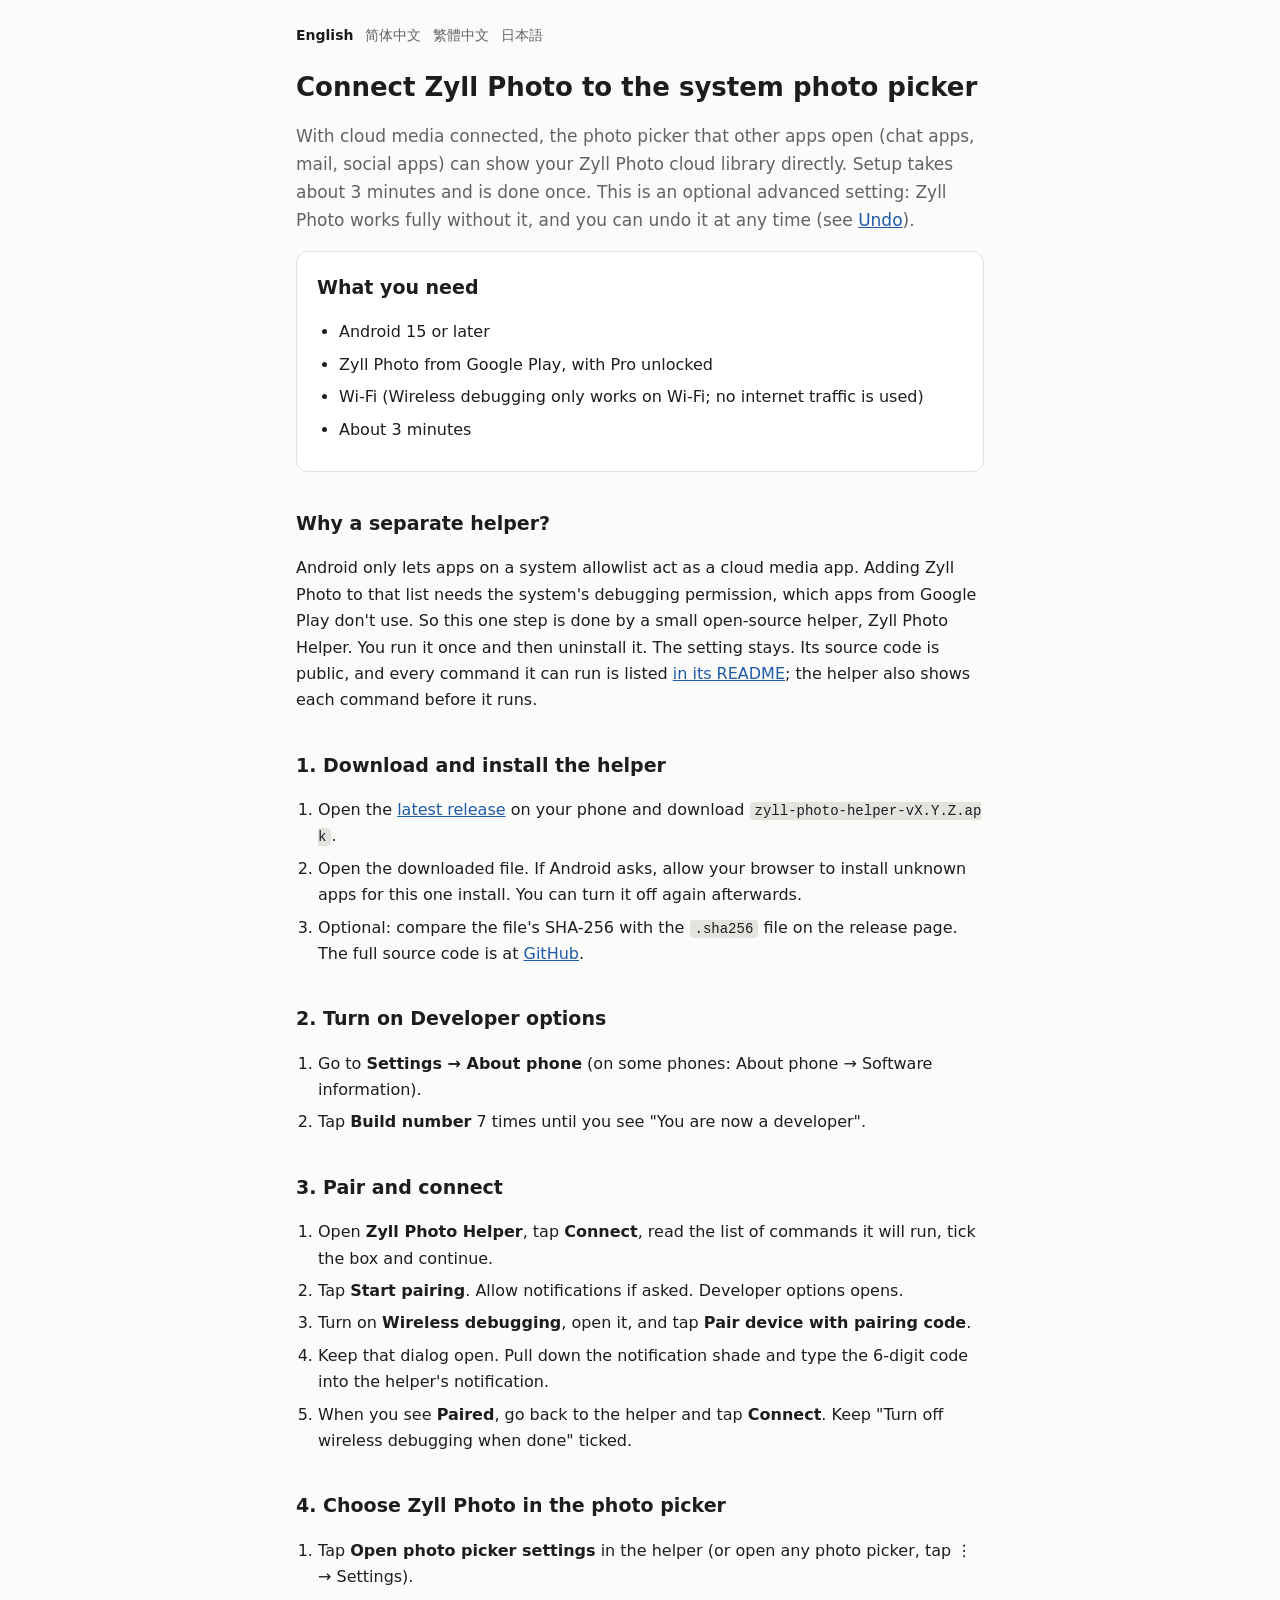
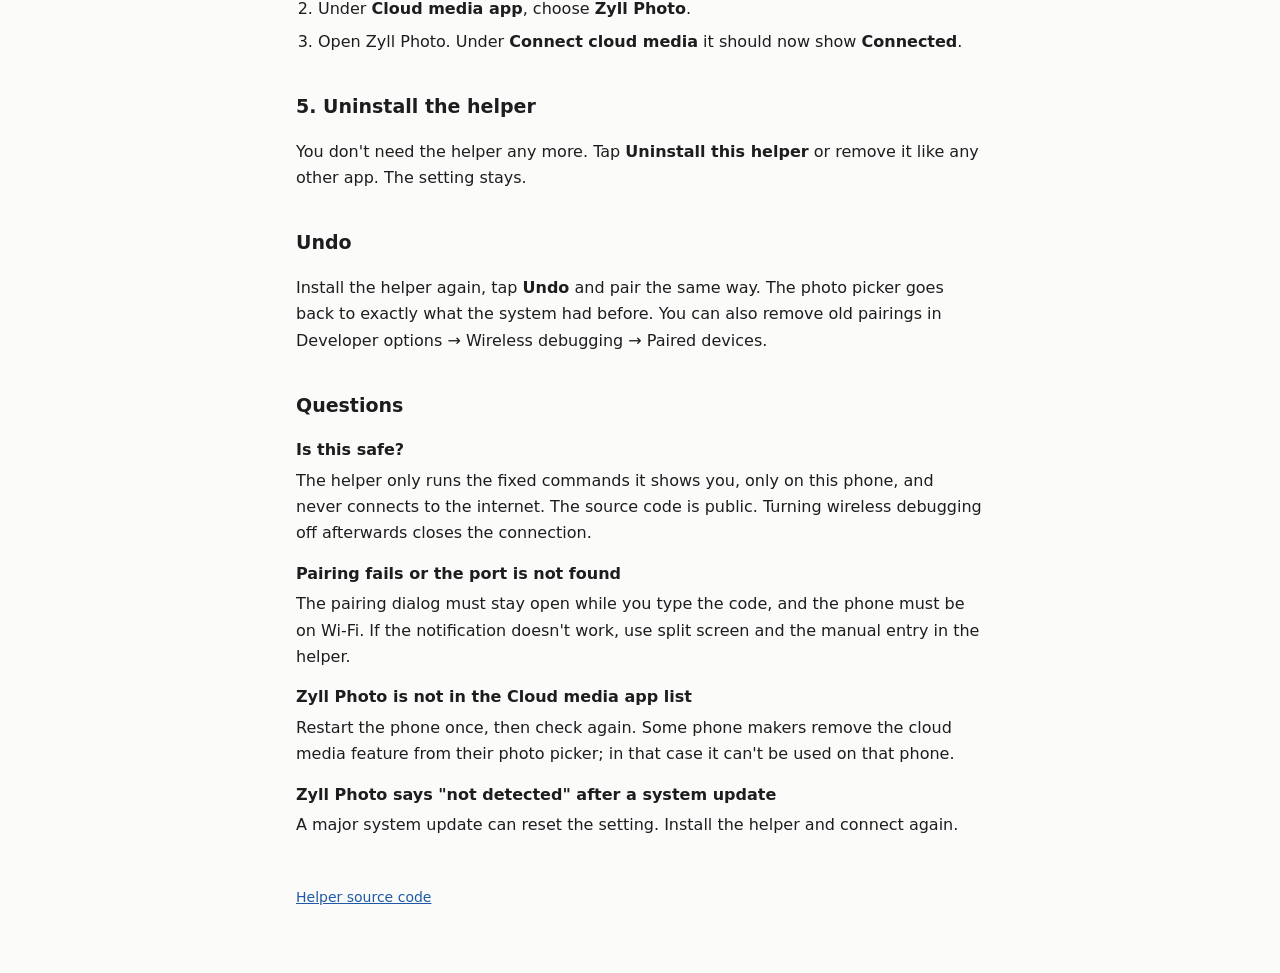
<file: index.html>
<!doctype html>
<html lang="en">
<head>
<meta charset="utf-8">
<meta name="viewport" content="width=device-width,initial-scale=1">
<title>Zyll Photo Guide</title>
<link rel="stylesheet" href="style.css">
<script>
// Send visitors to their language; the links below work without JavaScript.
(function () {
  var langs = (navigator.languages || [navigator.language || "en"]).map(function (l) { return l.toLowerCase(); });
  for (var i = 0; i < langs.length; i++) {
    var l = langs[i];
    if (/^zh-(hant|tw|hk|mo)/.test(l)) return location.replace("zh-Hant/" + location.hash);
    if (/^zh/.test(l)) return location.replace("zh-Hans/" + location.hash);
    if (/^ja/.test(l)) return location.replace("ja/" + location.hash);
    if (/^en/.test(l)) return location.replace("en/" + location.hash);
  }
  location.replace("en/" + location.hash);
})();
</script>
</head>
<body><main><h1>Zyll Photo Guide</h1><ul><li><a href="en/">English</a></li><li><a href="zh-Hans/">简体中文</a></li><li><a href="zh-Hant/">繁體中文</a></li><li><a href="ja/">日本語</a></li></ul></main></body>
</html>
</file>
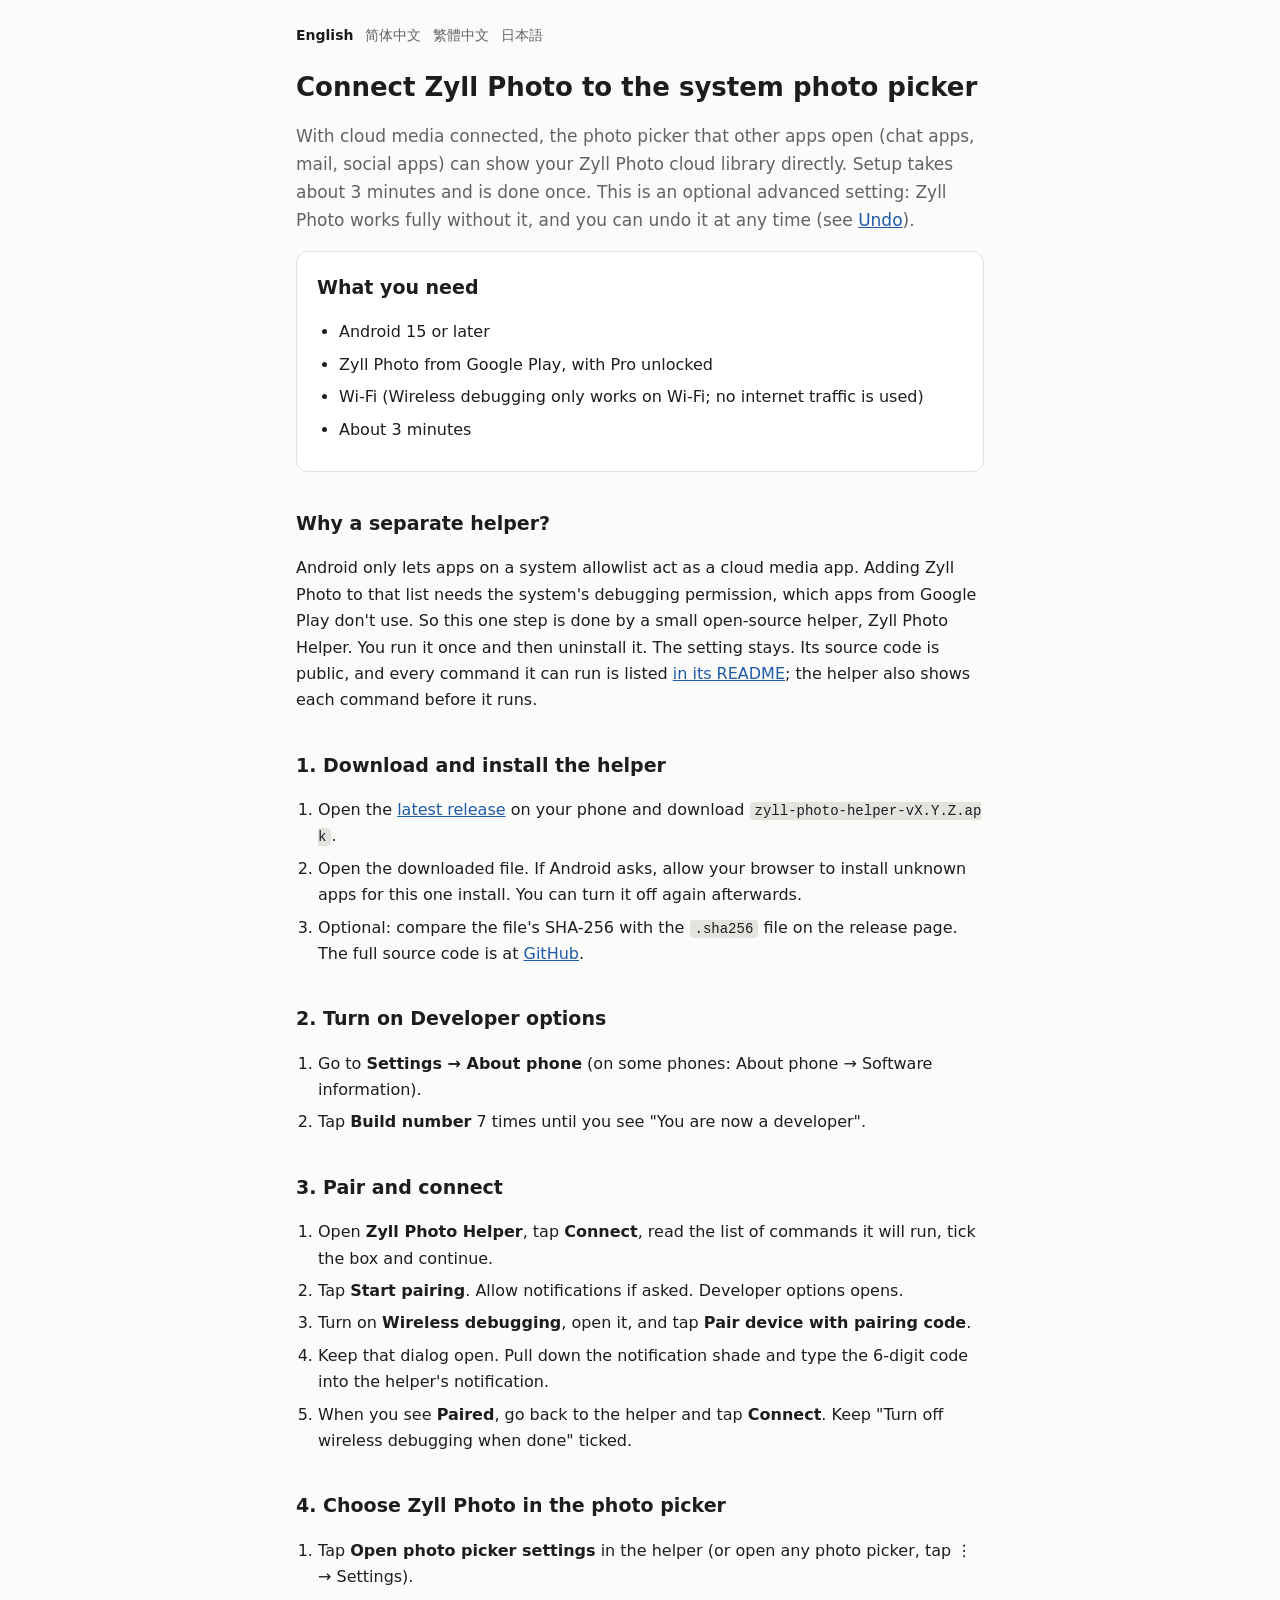
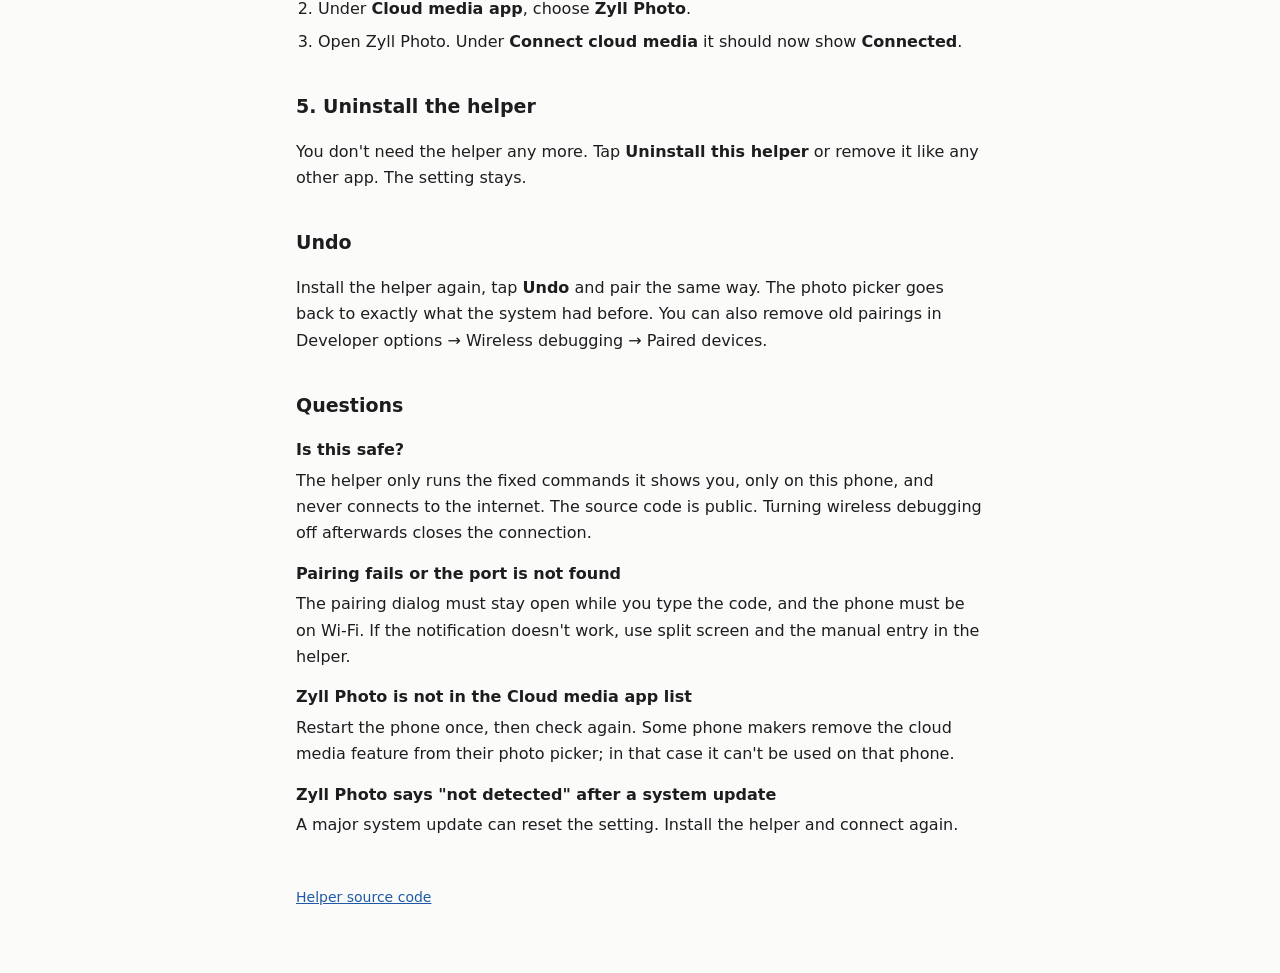
<file: en/index.html>
<!doctype html>
<html lang="en">
<head>
<meta charset="utf-8">
<meta name="viewport" content="width=device-width,initial-scale=1">
<title>Connect Zyll Photo to the system photo picker</title>
<link rel="stylesheet" href="../style.css">
</head>
<body><main>
<nav><a href="../en/" aria-current="page">English</a> <a href="../zh-Hans/">简体中文</a> <a href="../zh-Hant/">繁體中文</a> <a href="../ja/">日本語</a></nav>
<h1>Connect Zyll Photo to the system photo picker</h1>
<p class="lead">With cloud media connected, the photo picker that other apps open (chat apps, mail, social apps) can show your Zyll Photo cloud library directly. Setup takes about 3 minutes and is done once. This is an optional advanced setting: Zyll Photo works fully without it, and you can undo it at any time (see <a href="#undo">Undo</a>).</p>
<section class="card"><h2>What you need</h2><ul><li>Android 15 or later</li><li>Zyll Photo from Google Play, with Pro unlocked</li><li>Wi-Fi (Wireless debugging only works on Wi-Fi; no internet traffic is used)</li><li>About 3 minutes</li></ul></section>
<h2>Why a separate helper?</h2><p>Android only lets apps on a system allowlist act as a cloud media app. Adding Zyll Photo to that list needs the system&#x27;s debugging permission, which apps from Google Play don&#x27;t use. So this one step is done by a small open-source helper, Zyll Photo Helper. You run it once and then uninstall it. The setting stays. Its source code is public, and every command it can run is listed <a href="https://github.com/gaomou88/Zyll-photo-helper#every-command-it-can-run">in its README</a>; the helper also shows each command before it runs.</p>
<h2 id="download">1. Download and install the helper</h2><ol><li>Open the <a href="https://github.com/gaomou88/Zyll-photo-helper/releases/latest">latest release</a> on your phone and download <code>zyll-photo-helper-vX.Y.Z.apk</code>.</li><li>Open the downloaded file. If Android asks, allow your browser to install unknown apps for this one install. You can turn it off again afterwards.</li><li>Optional: compare the file's SHA-256 with the <code>.sha256</code> file on the release page. The full source code is at <a href="https://github.com/gaomou88/Zyll-photo-helper">GitHub</a>.</li></ol>
<h2>2. Turn on Developer options</h2><ol><li>Go to <b>Settings → About phone</b> (on some phones: About phone → Software information).</li><li>Tap <b>Build number</b> 7 times until you see "You are now a developer".</li></ol>
<h2 id="connect">3. Pair and connect</h2><ol><li>Open <b>Zyll Photo Helper</b>, tap <b>Connect</b>, read the list of commands it will run, tick the box and continue.</li><li>Tap <b>Start pairing</b>. Allow notifications if asked. Developer options opens.</li><li>Turn on <b>Wireless debugging</b>, open it, and tap <b>Pair device with pairing code</b>.</li><li>Keep that dialog open. Pull down the notification shade and type the 6-digit code into the helper's notification.</li><li>When you see <b>Paired</b>, go back to the helper and tap <b>Connect</b>. Keep "Turn off wireless debugging when done" ticked.</li></ol>
<h2>4. Choose Zyll Photo in the photo picker</h2><ol><li>Tap <b>Open photo picker settings</b> in the helper (or open any photo picker, tap ⋮ → Settings).</li><li>Under <b>Cloud media app</b>, choose <b>Zyll Photo</b>.</li><li>Open Zyll Photo. Under <b>Connect cloud media</b> it should now show <b>Connected</b>.</li></ol>
<h2>5. Uninstall the helper</h2><p>You don't need the helper any more. Tap <b>Uninstall this helper</b> or remove it like any other app. The setting stays.</p>
<h2 id="undo">Undo</h2><p>Install the helper again, tap <b>Undo</b> and pair the same way. The photo picker goes back to exactly what the system had before. You can also remove old pairings in Developer options → Wireless debugging → Paired devices.</p>
<h2 id="faq">Questions</h2><dl><dt>Is this safe?</dt><dd>The helper only runs the fixed commands it shows you, only on this phone, and never connects to the internet. The source code is public. Turning wireless debugging off afterwards closes the connection.</dd><dt>Pairing fails or the port is not found</dt><dd>The pairing dialog must stay open while you type the code, and the phone must be on Wi-Fi. If the notification doesn&#x27;t work, use split screen and the manual entry in the helper.</dd><dt>Zyll Photo is not in the Cloud media app list</dt><dd>Restart the phone once, then check again. Some phone makers remove the cloud media feature from their photo picker; in that case it can&#x27;t be used on that phone.</dd><dt>Zyll Photo says &quot;not detected&quot; after a system update</dt><dd>A major system update can reset the setting. Install the helper and connect again.</dd></dl>
<footer><a href="https://github.com/gaomou88/Zyll-photo-helper">Helper source code</a></footer>
</main></body></html>
</file>
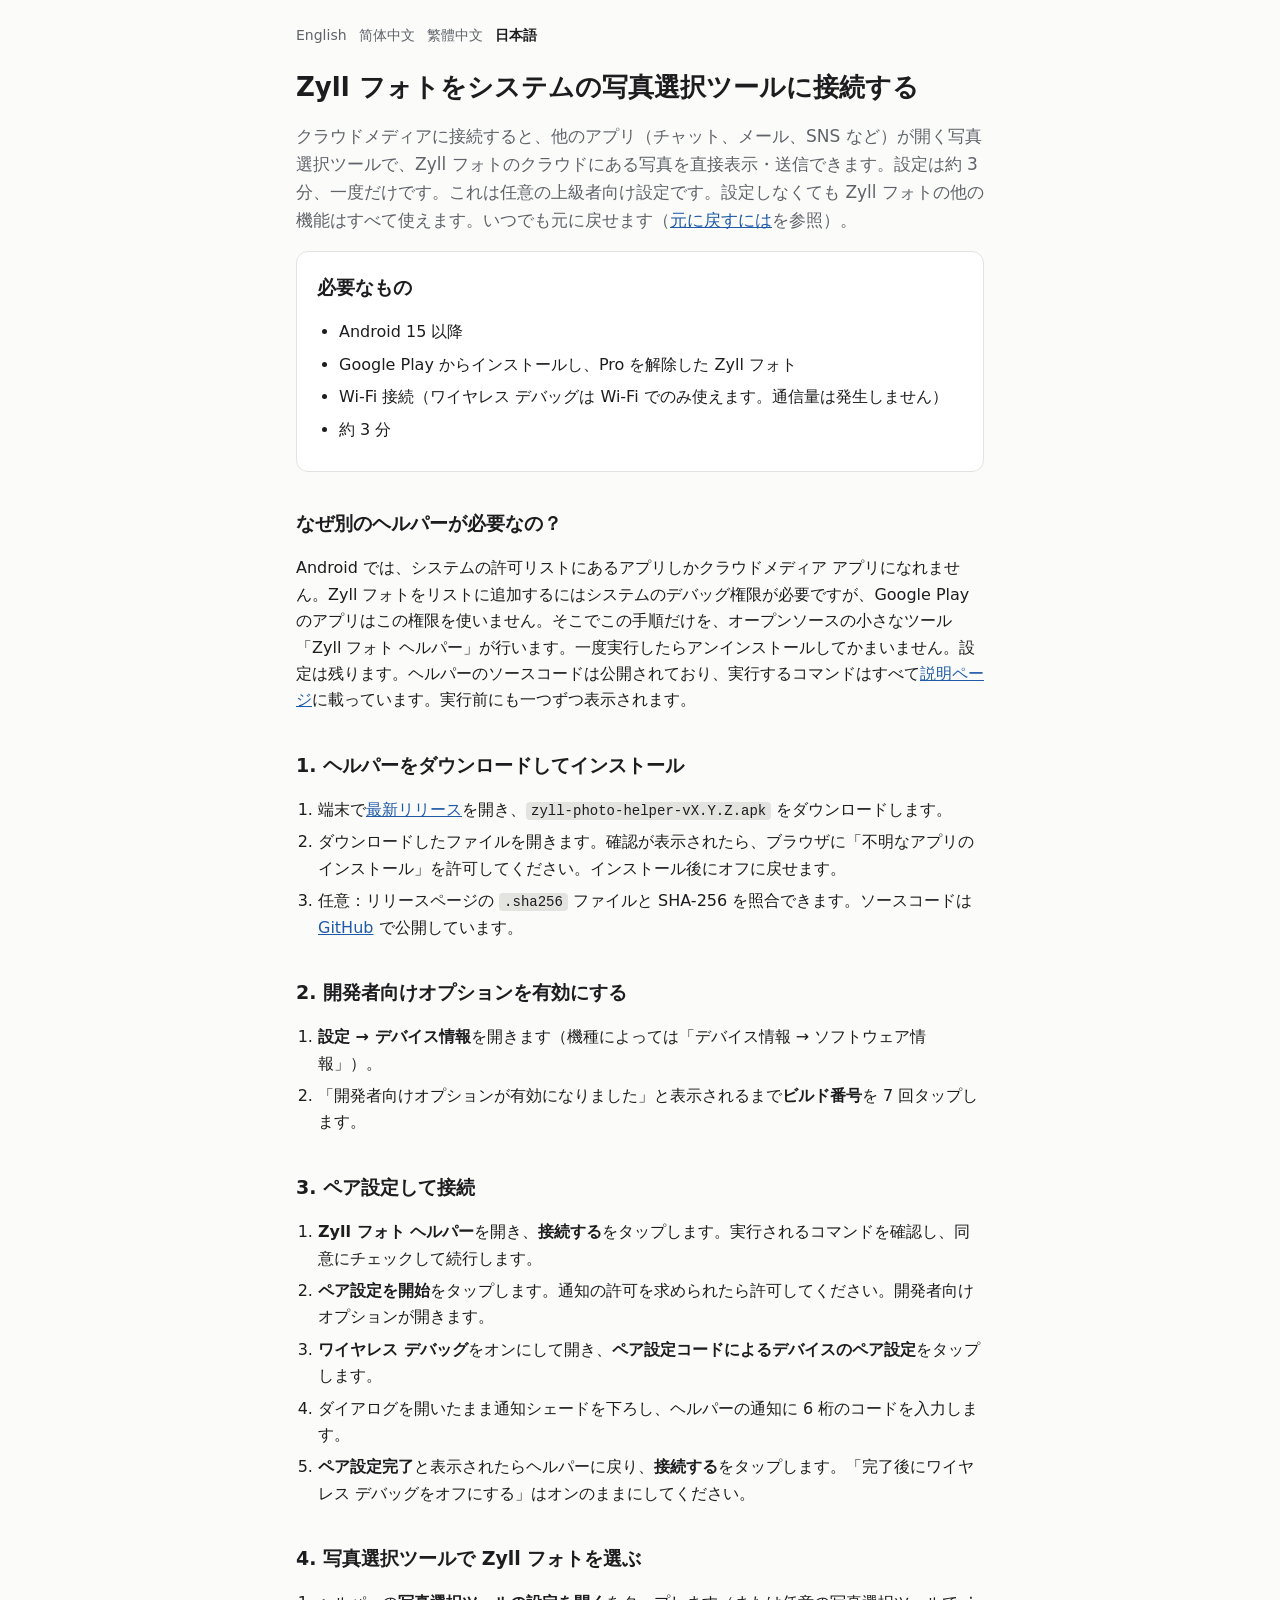
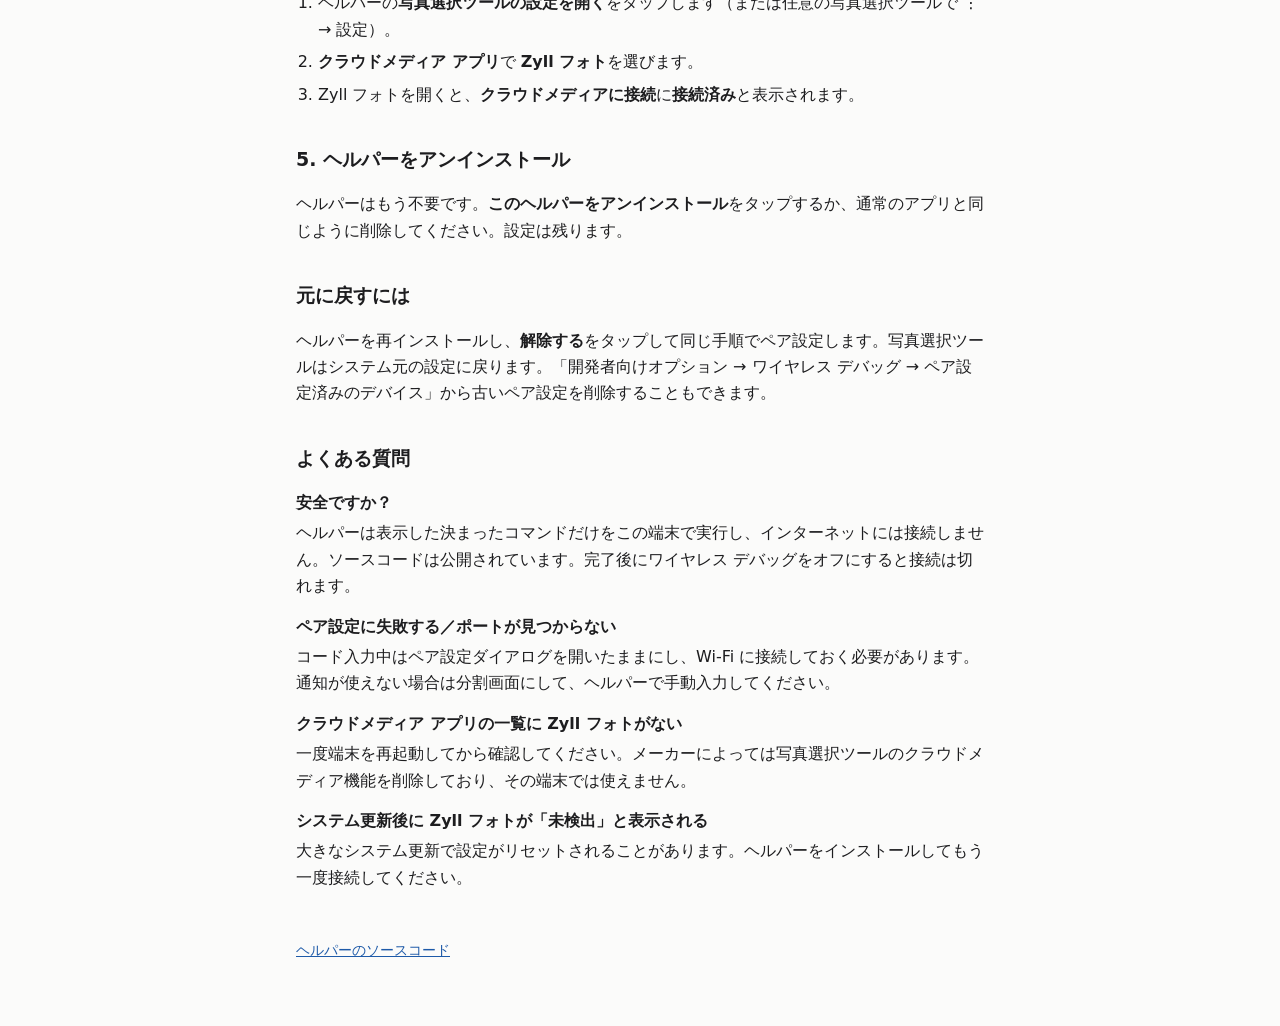
<file: ja/index.html>
<!doctype html>
<html lang="ja">
<head>
<meta charset="utf-8">
<meta name="viewport" content="width=device-width,initial-scale=1">
<title>Zyll フォトをシステムの写真選択ツールに接続する</title>
<link rel="stylesheet" href="../style.css">
</head>
<body><main>
<nav><a href="../en/">English</a> <a href="../zh-Hans/">简体中文</a> <a href="../zh-Hant/">繁體中文</a> <a href="../ja/" aria-current="page">日本語</a></nav>
<h1>Zyll フォトをシステムの写真選択ツールに接続する</h1>
<p class="lead">クラウドメディアに接続すると、他のアプリ（チャット、メール、SNS など）が開く写真選択ツールで、Zyll フォトのクラウドにある写真を直接表示・送信できます。設定は約 3 分、一度だけです。これは任意の上級者向け設定です。設定しなくても Zyll フォトの他の機能はすべて使えます。いつでも元に戻せます（<a href="#undo">元に戻すには</a>を参照）。</p>
<section class="card"><h2>必要なもの</h2><ul><li>Android 15 以降</li><li>Google Play からインストールし、Pro を解除した Zyll フォト</li><li>Wi-Fi 接続（ワイヤレス デバッグは Wi-Fi でのみ使えます。通信量は発生しません）</li><li>約 3 分</li></ul></section>
<h2>なぜ別のヘルパーが必要なの？</h2><p>Android では、システムの許可リストにあるアプリしかクラウドメディア アプリになれません。Zyll フォトをリストに追加するにはシステムのデバッグ権限が必要ですが、Google Play のアプリはこの権限を使いません。そこでこの手順だけを、オープンソースの小さなツール「Zyll フォト ヘルパー」が行います。一度実行したらアンインストールしてかまいません。設定は残ります。ヘルパーのソースコードは公開されており、実行するコマンドはすべて<a href="https://github.com/gaomou88/Zyll-photo-helper#every-command-it-can-run">説明ページ</a>に載っています。実行前にも一つずつ表示されます。</p>
<h2 id="download">1. ヘルパーをダウンロードしてインストール</h2><ol><li>端末で<a href="https://github.com/gaomou88/Zyll-photo-helper/releases/latest">最新リリース</a>を開き、<code>zyll-photo-helper-vX.Y.Z.apk</code> をダウンロードします。</li><li>ダウンロードしたファイルを開きます。確認が表示されたら、ブラウザに「不明なアプリのインストール」を許可してください。インストール後にオフに戻せます。</li><li>任意：リリースページの <code>.sha256</code> ファイルと SHA-256 を照合できます。ソースコードは <a href="https://github.com/gaomou88/Zyll-photo-helper">GitHub</a> で公開しています。</li></ol>
<h2>2. 開発者向けオプションを有効にする</h2><ol><li><b>設定 → デバイス情報</b>を開きます（機種によっては「デバイス情報 → ソフトウェア情報」）。</li><li>「開発者向けオプションが有効になりました」と表示されるまで<b>ビルド番号</b>を 7 回タップします。</li></ol>
<h2 id="connect">3. ペア設定して接続</h2><ol><li><b>Zyll フォト ヘルパー</b>を開き、<b>接続する</b>をタップします。実行されるコマンドを確認し、同意にチェックして続行します。</li><li><b>ペア設定を開始</b>をタップします。通知の許可を求められたら許可してください。開発者向けオプションが開きます。</li><li><b>ワイヤレス デバッグ</b>をオンにして開き、<b>ペア設定コードによるデバイスのペア設定</b>をタップします。</li><li>ダイアログを開いたまま通知シェードを下ろし、ヘルパーの通知に 6 桁のコードを入力します。</li><li><b>ペア設定完了</b>と表示されたらヘルパーに戻り、<b>接続する</b>をタップします。「完了後にワイヤレス デバッグをオフにする」はオンのままにしてください。</li></ol>
<h2>4. 写真選択ツールで Zyll フォトを選ぶ</h2><ol><li>ヘルパーの<b>写真選択ツールの設定を開く</b>をタップします（または任意の写真選択ツールで ⋮ → 設定）。</li><li><b>クラウドメディア アプリ</b>で <b>Zyll フォト</b>を選びます。</li><li>Zyll フォトを開くと、<b>クラウドメディアに接続</b>に<b>接続済み</b>と表示されます。</li></ol>
<h2>5. ヘルパーをアンインストール</h2><p>ヘルパーはもう不要です。<b>このヘルパーをアンインストール</b>をタップするか、通常のアプリと同じように削除してください。設定は残ります。</p>
<h2 id="undo">元に戻すには</h2><p>ヘルパーを再インストールし、<b>解除する</b>をタップして同じ手順でペア設定します。写真選択ツールはシステム元の設定に戻ります。「開発者向けオプション → ワイヤレス デバッグ → ペア設定済みのデバイス」から古いペア設定を削除することもできます。</p>
<h2 id="faq">よくある質問</h2><dl><dt>安全ですか？</dt><dd>ヘルパーは表示した決まったコマンドだけをこの端末で実行し、インターネットには接続しません。ソースコードは公開されています。完了後にワイヤレス デバッグをオフにすると接続は切れます。</dd><dt>ペア設定に失敗する／ポートが見つからない</dt><dd>コード入力中はペア設定ダイアログを開いたままにし、Wi-Fi に接続しておく必要があります。通知が使えない場合は分割画面にして、ヘルパーで手動入力してください。</dd><dt>クラウドメディア アプリの一覧に Zyll フォトがない</dt><dd>一度端末を再起動してから確認してください。メーカーによっては写真選択ツールのクラウドメディア機能を削除しており、その端末では使えません。</dd><dt>システム更新後に Zyll フォトが「未検出」と表示される</dt><dd>大きなシステム更新で設定がリセットされることがあります。ヘルパーをインストールしてもう一度接続してください。</dd></dl>
<footer><a href="https://github.com/gaomou88/Zyll-photo-helper">ヘルパーのソースコード</a></footer>
</main></body></html>
</file>
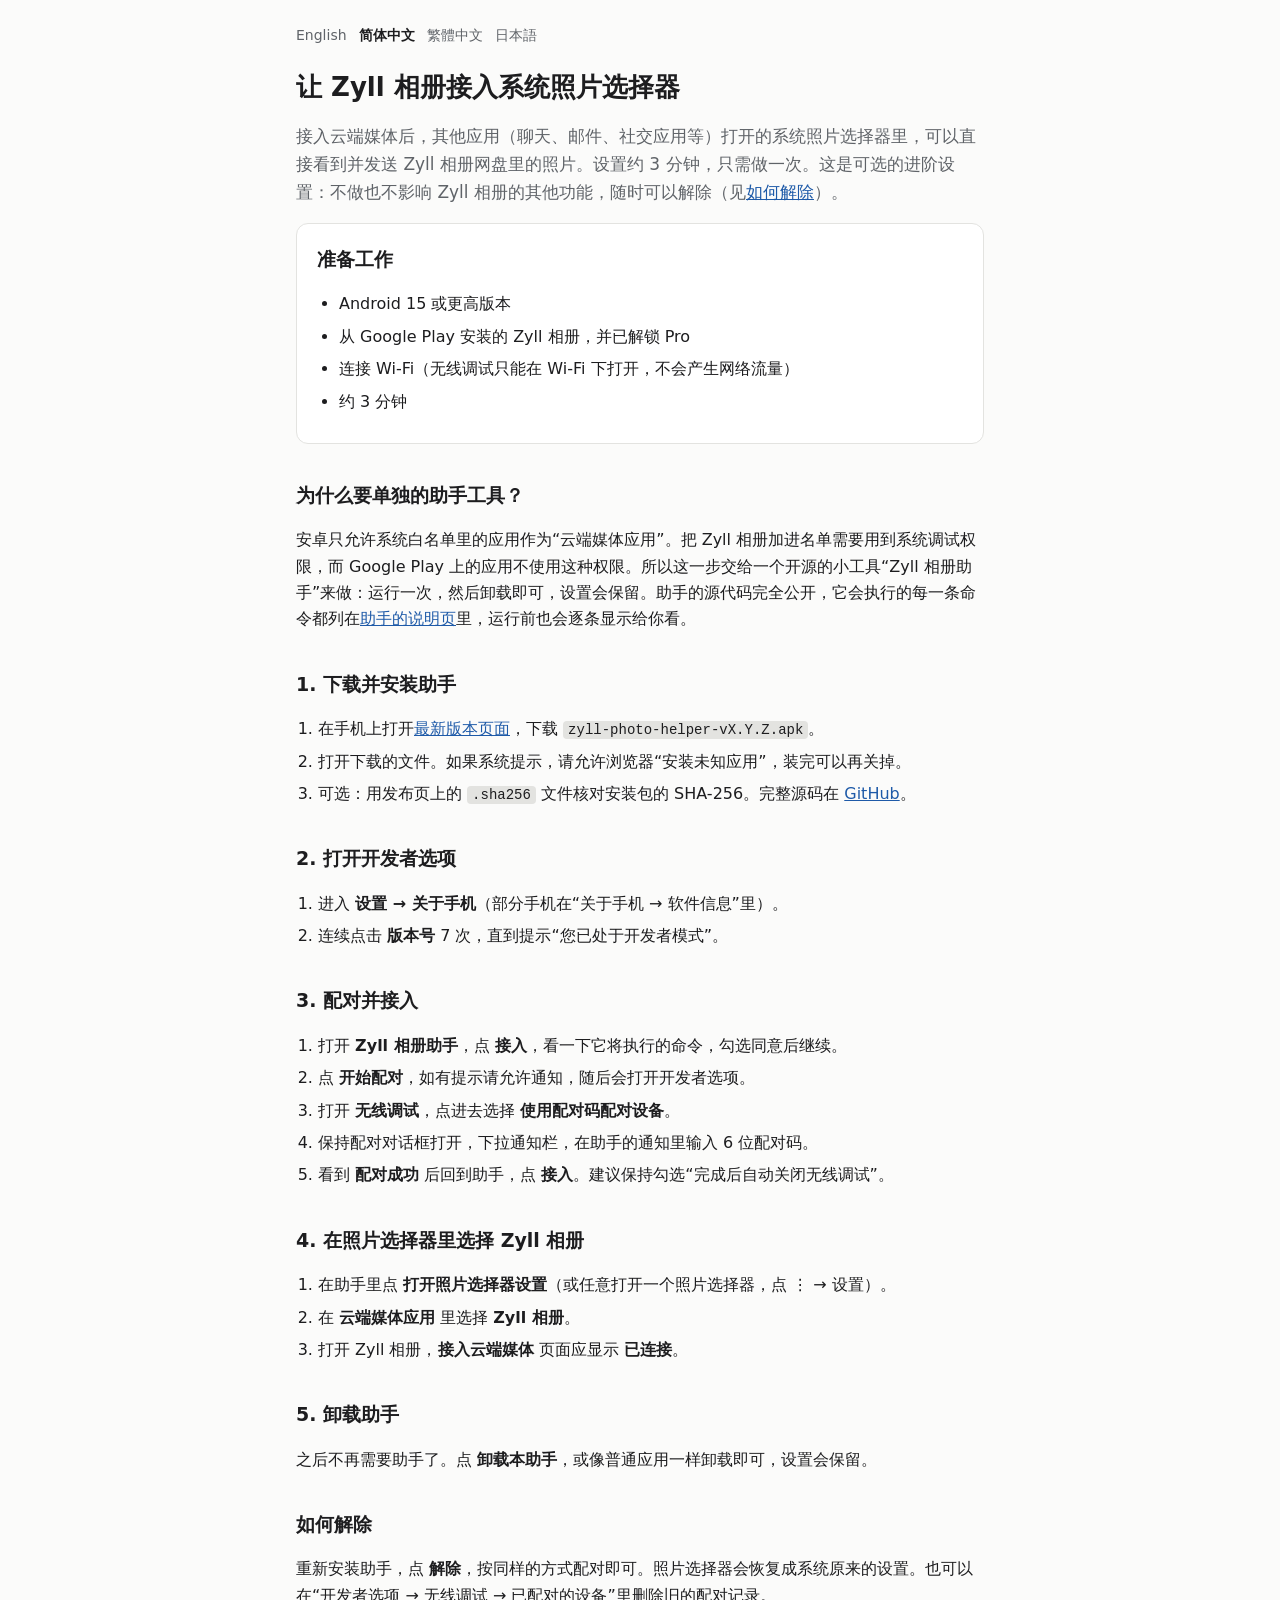
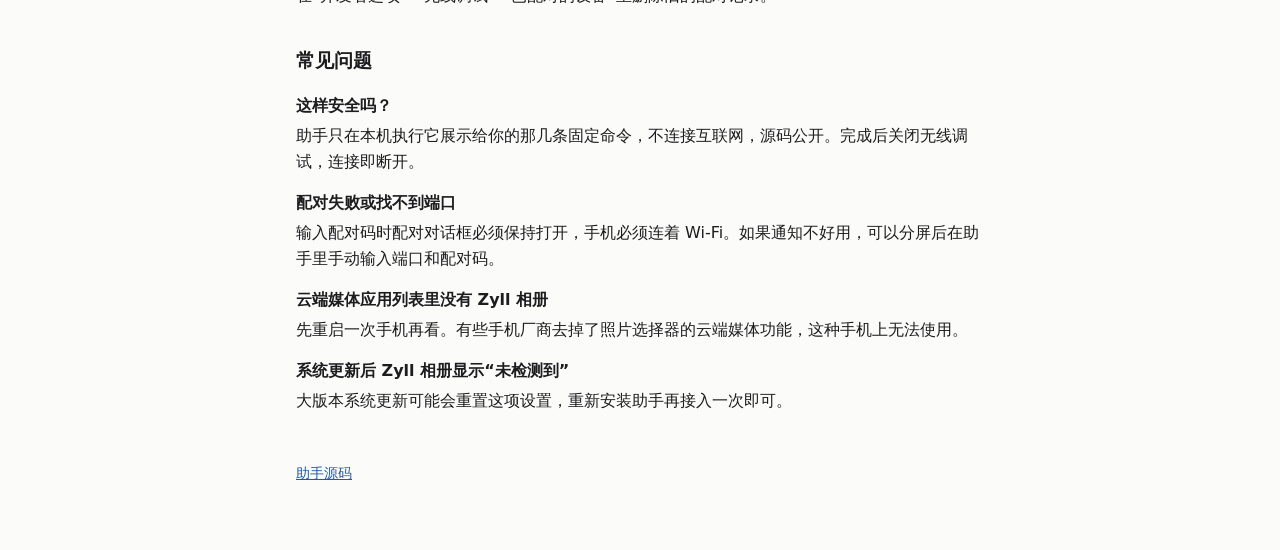
<file: zh-Hans/index.html>
<!doctype html>
<html lang="zh-Hans">
<head>
<meta charset="utf-8">
<meta name="viewport" content="width=device-width,initial-scale=1">
<title>让 Zyll 相册接入系统照片选择器</title>
<link rel="stylesheet" href="../style.css">
</head>
<body><main>
<nav><a href="../en/">English</a> <a href="../zh-Hans/" aria-current="page">简体中文</a> <a href="../zh-Hant/">繁體中文</a> <a href="../ja/">日本語</a></nav>
<h1>让 Zyll 相册接入系统照片选择器</h1>
<p class="lead">接入云端媒体后，其他应用（聊天、邮件、社交应用等）打开的系统照片选择器里，可以直接看到并发送 Zyll 相册网盘里的照片。设置约 3 分钟，只需做一次。这是可选的进阶设置：不做也不影响 Zyll 相册的其他功能，随时可以解除（见<a href="#undo">如何解除</a>）。</p>
<section class="card"><h2>准备工作</h2><ul><li>Android 15 或更高版本</li><li>从 Google Play 安装的 Zyll 相册，并已解锁 Pro</li><li>连接 Wi-Fi（无线调试只能在 Wi-Fi 下打开，不会产生网络流量）</li><li>约 3 分钟</li></ul></section>
<h2>为什么要单独的助手工具？</h2><p>安卓只允许系统白名单里的应用作为“云端媒体应用”。把 Zyll 相册加进名单需要用到系统调试权限，而 Google Play 上的应用不使用这种权限。所以这一步交给一个开源的小工具“Zyll 相册助手”来做：运行一次，然后卸载即可，设置会保留。助手的源代码完全公开，它会执行的每一条命令都列在<a href="https://github.com/gaomou88/Zyll-photo-helper#它会执行的全部命令">助手的说明页</a>里，运行前也会逐条显示给你看。</p>
<h2 id="download">1. 下载并安装助手</h2><ol><li>在手机上打开<a href="https://github.com/gaomou88/Zyll-photo-helper/releases/latest">最新版本页面</a>，下载 <code>zyll-photo-helper-vX.Y.Z.apk</code>。</li><li>打开下载的文件。如果系统提示，请允许浏览器“安装未知应用”，装完可以再关掉。</li><li>可选：用发布页上的 <code>.sha256</code> 文件核对安装包的 SHA-256。完整源码在 <a href="https://github.com/gaomou88/Zyll-photo-helper">GitHub</a>。</li></ol>
<h2>2. 打开开发者选项</h2><ol><li>进入 <b>设置 → 关于手机</b>（部分手机在“关于手机 → 软件信息”里）。</li><li>连续点击 <b>版本号</b> 7 次，直到提示“您已处于开发者模式”。</li></ol>
<h2 id="connect">3. 配对并接入</h2><ol><li>打开 <b>Zyll 相册助手</b>，点 <b>接入</b>，看一下它将执行的命令，勾选同意后继续。</li><li>点 <b>开始配对</b>，如有提示请允许通知，随后会打开开发者选项。</li><li>打开 <b>无线调试</b>，点进去选择 <b>使用配对码配对设备</b>。</li><li>保持配对对话框打开，下拉通知栏，在助手的通知里输入 6 位配对码。</li><li>看到 <b>配对成功</b> 后回到助手，点 <b>接入</b>。建议保持勾选“完成后自动关闭无线调试”。</li></ol>
<h2>4. 在照片选择器里选择 Zyll 相册</h2><ol><li>在助手里点 <b>打开照片选择器设置</b>（或任意打开一个照片选择器，点 ⋮ → 设置）。</li><li>在 <b>云端媒体应用</b> 里选择 <b>Zyll 相册</b>。</li><li>打开 Zyll 相册，<b>接入云端媒体</b> 页面应显示 <b>已连接</b>。</li></ol>
<h2>5. 卸载助手</h2><p>之后不再需要助手了。点 <b>卸载本助手</b>，或像普通应用一样卸载即可，设置会保留。</p>
<h2 id="undo">如何解除</h2><p>重新安装助手，点 <b>解除</b>，按同样的方式配对即可。照片选择器会恢复成系统原来的设置。也可以在“开发者选项 → 无线调试 → 已配对的设备”里删除旧的配对记录。</p>
<h2 id="faq">常见问题</h2><dl><dt>这样安全吗？</dt><dd>助手只在本机执行它展示给你的那几条固定命令，不连接互联网，源码公开。完成后关闭无线调试，连接即断开。</dd><dt>配对失败或找不到端口</dt><dd>输入配对码时配对对话框必须保持打开，手机必须连着 Wi-Fi。如果通知不好用，可以分屏后在助手里手动输入端口和配对码。</dd><dt>云端媒体应用列表里没有 Zyll 相册</dt><dd>先重启一次手机再看。有些手机厂商去掉了照片选择器的云端媒体功能，这种手机上无法使用。</dd><dt>系统更新后 Zyll 相册显示“未检测到”</dt><dd>大版本系统更新可能会重置这项设置，重新安装助手再接入一次即可。</dd></dl>
<footer><a href="https://github.com/gaomou88/Zyll-photo-helper">助手源码</a></footer>
</main></body></html>
</file>
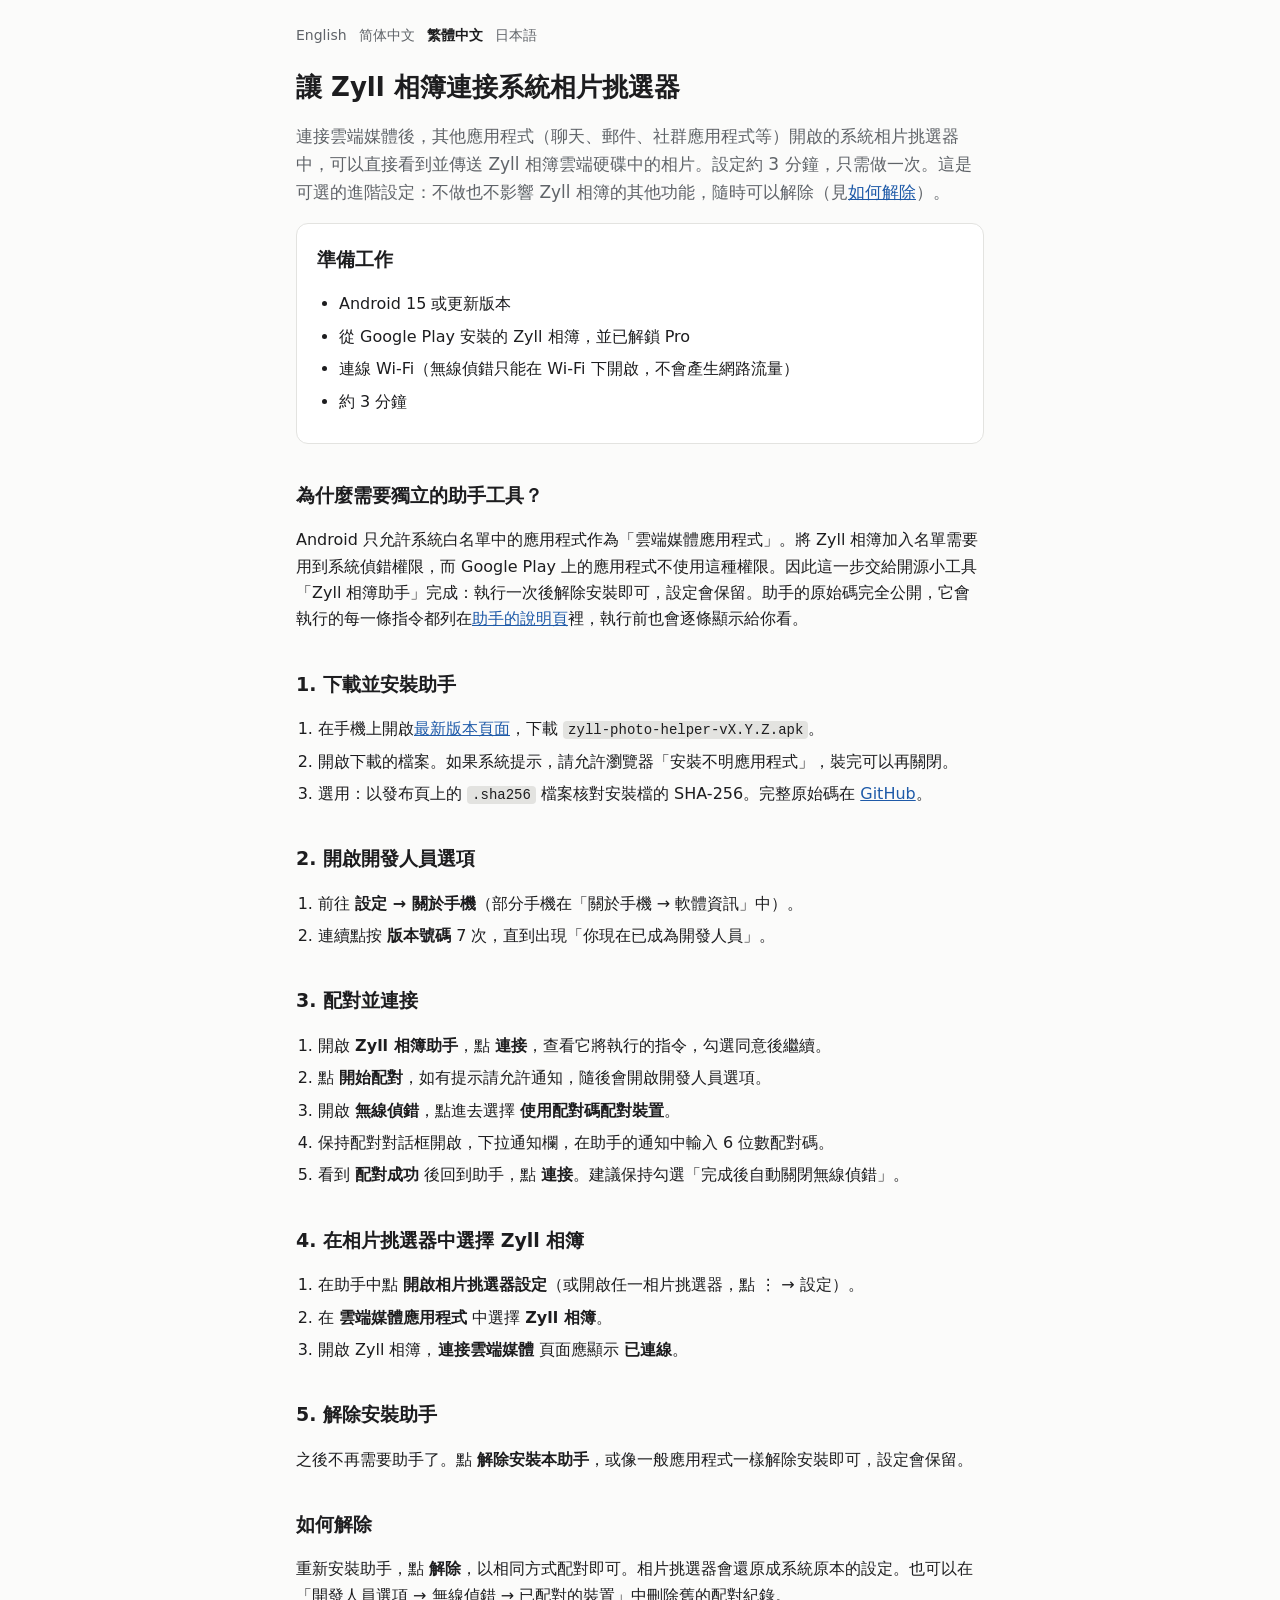
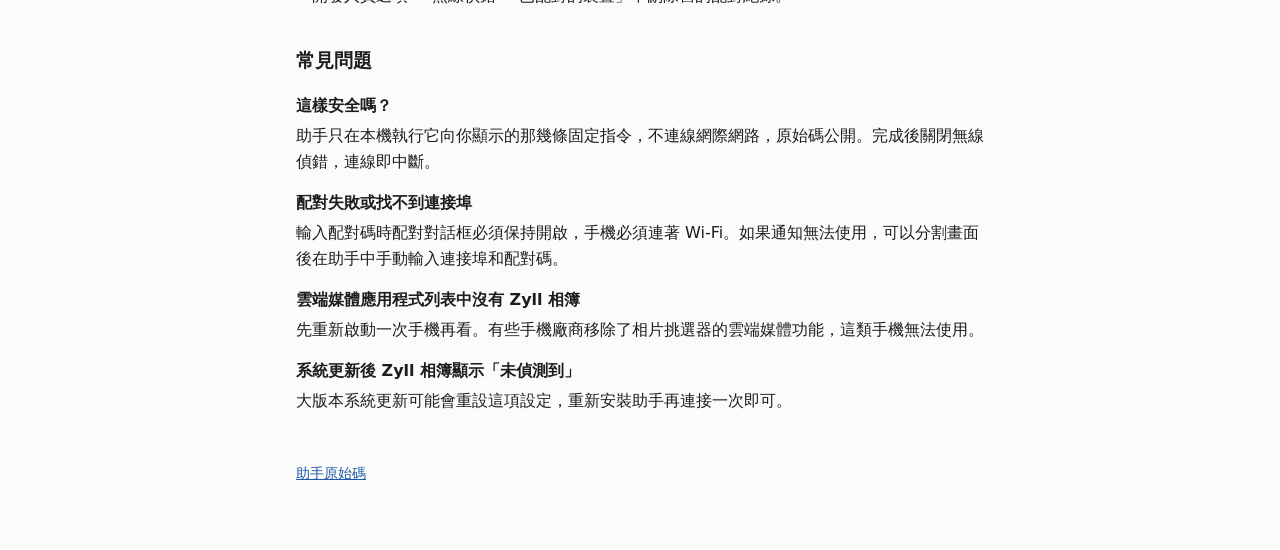
<file: zh-Hant/index.html>
<!doctype html>
<html lang="zh-Hant">
<head>
<meta charset="utf-8">
<meta name="viewport" content="width=device-width,initial-scale=1">
<title>讓 Zyll 相簿連接系統相片挑選器</title>
<link rel="stylesheet" href="../style.css">
</head>
<body><main>
<nav><a href="../en/">English</a> <a href="../zh-Hans/">简体中文</a> <a href="../zh-Hant/" aria-current="page">繁體中文</a> <a href="../ja/">日本語</a></nav>
<h1>讓 Zyll 相簿連接系統相片挑選器</h1>
<p class="lead">連接雲端媒體後，其他應用程式（聊天、郵件、社群應用程式等）開啟的系統相片挑選器中，可以直接看到並傳送 Zyll 相簿雲端硬碟中的相片。設定約 3 分鐘，只需做一次。這是可選的進階設定：不做也不影響 Zyll 相簿的其他功能，隨時可以解除（見<a href="#undo">如何解除</a>）。</p>
<section class="card"><h2>準備工作</h2><ul><li>Android 15 或更新版本</li><li>從 Google Play 安裝的 Zyll 相簿，並已解鎖 Pro</li><li>連線 Wi-Fi（無線偵錯只能在 Wi-Fi 下開啟，不會產生網路流量）</li><li>約 3 分鐘</li></ul></section>
<h2>為什麼需要獨立的助手工具？</h2><p>Android 只允許系統白名單中的應用程式作為「雲端媒體應用程式」。將 Zyll 相簿加入名單需要用到系統偵錯權限，而 Google Play 上的應用程式不使用這種權限。因此這一步交給開源小工具「Zyll 相簿助手」完成：執行一次後解除安裝即可，設定會保留。助手的原始碼完全公開，它會執行的每一條指令都列在<a href="https://github.com/gaomou88/Zyll-photo-helper#它会执行的全部命令">助手的說明頁</a>裡，執行前也會逐條顯示給你看。</p>
<h2 id="download">1. 下載並安裝助手</h2><ol><li>在手機上開啟<a href="https://github.com/gaomou88/Zyll-photo-helper/releases/latest">最新版本頁面</a>，下載 <code>zyll-photo-helper-vX.Y.Z.apk</code>。</li><li>開啟下載的檔案。如果系統提示，請允許瀏覽器「安裝不明應用程式」，裝完可以再關閉。</li><li>選用：以發布頁上的 <code>.sha256</code> 檔案核對安裝檔的 SHA-256。完整原始碼在 <a href="https://github.com/gaomou88/Zyll-photo-helper">GitHub</a>。</li></ol>
<h2>2. 開啟開發人員選項</h2><ol><li>前往 <b>設定 → 關於手機</b>（部分手機在「關於手機 → 軟體資訊」中）。</li><li>連續點按 <b>版本號碼</b> 7 次，直到出現「你現在已成為開發人員」。</li></ol>
<h2 id="connect">3. 配對並連接</h2><ol><li>開啟 <b>Zyll 相簿助手</b>，點 <b>連接</b>，查看它將執行的指令，勾選同意後繼續。</li><li>點 <b>開始配對</b>，如有提示請允許通知，隨後會開啟開發人員選項。</li><li>開啟 <b>無線偵錯</b>，點進去選擇 <b>使用配對碼配對裝置</b>。</li><li>保持配對對話框開啟，下拉通知欄，在助手的通知中輸入 6 位數配對碼。</li><li>看到 <b>配對成功</b> 後回到助手，點 <b>連接</b>。建議保持勾選「完成後自動關閉無線偵錯」。</li></ol>
<h2>4. 在相片挑選器中選擇 Zyll 相簿</h2><ol><li>在助手中點 <b>開啟相片挑選器設定</b>（或開啟任一相片挑選器，點 ⋮ → 設定）。</li><li>在 <b>雲端媒體應用程式</b> 中選擇 <b>Zyll 相簿</b>。</li><li>開啟 Zyll 相簿，<b>連接雲端媒體</b> 頁面應顯示 <b>已連線</b>。</li></ol>
<h2>5. 解除安裝助手</h2><p>之後不再需要助手了。點 <b>解除安裝本助手</b>，或像一般應用程式一樣解除安裝即可，設定會保留。</p>
<h2 id="undo">如何解除</h2><p>重新安裝助手，點 <b>解除</b>，以相同方式配對即可。相片挑選器會還原成系統原本的設定。也可以在「開發人員選項 → 無線偵錯 → 已配對的裝置」中刪除舊的配對紀錄。</p>
<h2 id="faq">常見問題</h2><dl><dt>這樣安全嗎？</dt><dd>助手只在本機執行它向你顯示的那幾條固定指令，不連線網際網路，原始碼公開。完成後關閉無線偵錯，連線即中斷。</dd><dt>配對失敗或找不到連接埠</dt><dd>輸入配對碼時配對對話框必須保持開啟，手機必須連著 Wi-Fi。如果通知無法使用，可以分割畫面後在助手中手動輸入連接埠和配對碼。</dd><dt>雲端媒體應用程式列表中沒有 Zyll 相簿</dt><dd>先重新啟動一次手機再看。有些手機廠商移除了相片挑選器的雲端媒體功能，這類手機無法使用。</dd><dt>系統更新後 Zyll 相簿顯示「未偵測到」</dt><dd>大版本系統更新可能會重設這項設定，重新安裝助手再連接一次即可。</dd></dl>
<footer><a href="https://github.com/gaomou88/Zyll-photo-helper">助手原始碼</a></footer>
</main></body></html>
</file>
<file: style.css>
:root{--bg:#fbfbfa;--fg:#1d1d1f;--muted:#5f6368;--card:#fff;--line:#e3e3e0;--accent:#1e5aa8}
@media (prefers-color-scheme:dark){:root{--bg:#121214;--fg:#ececec;--muted:#a0a0a8;--card:#1c1c20;--line:#2c2c33;--accent:#7fb0ff}}
*{box-sizing:border-box}body{margin:0;background:var(--bg);color:var(--fg);font:16px/1.65 system-ui,-apple-system,"Segoe UI","PingFang SC","Hiragino Sans","Noto Sans CJK SC",sans-serif}
main{max-width:720px;margin:0 auto;padding:24px 16px 64px}nav{display:flex;flex-wrap:wrap;gap:12px;font-size:14px;margin-bottom:24px}
nav a{color:var(--muted);text-decoration:none}nav a[aria-current]{color:var(--fg);font-weight:600}
h1{font-size:26px;line-height:1.3;margin:0 0 12px}h2{font-size:19px;margin:36px 0 8px}p.lead{color:var(--muted);font-size:17px}
section.card h2{margin-top:16px}section.card{background:var(--card);border:1px solid var(--line);border-radius:12px;padding:4px 20px 12px;margin-top:16px}
a{color:var(--accent)}code{font:14px ui-monospace,Menlo,Consolas,monospace;background:var(--line);padding:1px 5px;border-radius:4px;word-break:break-all}
ol,ul{padding-left:22px}li{margin:6px 0}dt{font-weight:600;margin-top:14px}dd{margin:4px 0 0}footer{margin-top:48px;font-size:14px;color:var(--muted)}
</file>
